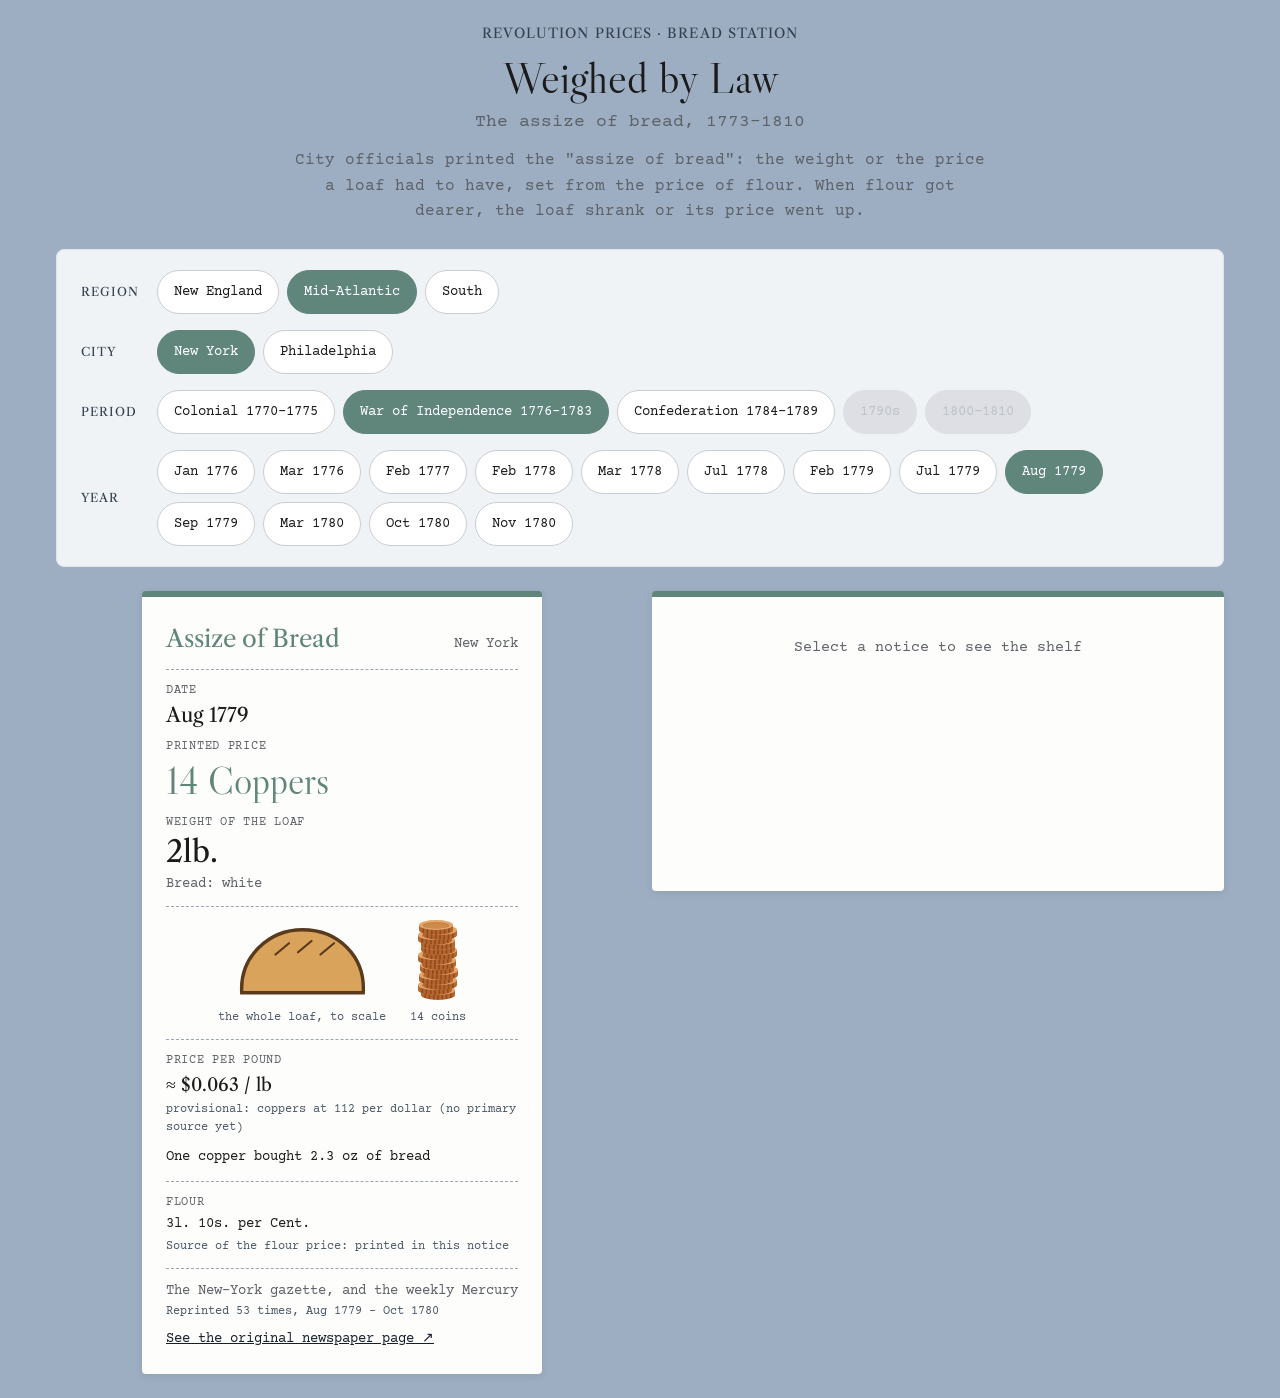
<file: docs/bread_v1.html>
<!DOCTYPE html>
<html lang="en">
<head>
  <meta charset="UTF-8">
  <meta name="viewport" content="width=device-width, initial-scale=1.0">
  <title>Weighed by Law — The assize of bread, 1773–1810</title>
  <link rel="stylesheet" href="assets/style_v2.css">
  <link rel="stylesheet" href="assets/bread_v1.css">
</head>
<body>
  <main class="bread-main">
    <!-- Header -->
    <header class="bread-header">
      <p class="bread-header__subtitle">Revolution Prices · Bread station</p>
      <h1 class="bread-header__title">Weighed by Law</h1>
      <p class="bread-header__subtitle-small">The assize of bread, 1773–1810</p>
      <p class="bread-header__lead">City officials printed the "assize of bread": the weight or the price a loaf had to have, set from the price of flour. When flour got dearer, the loaf shrank or its price went up.</p>
    </header>

    <!-- Navigation Panel -->
    <section class="bread-nav" aria-label="Bread station navigation">
      <div class="bread-nav__row">
        <span class="bread-nav__label">Region</span>
        <div class="bread-nav__chips" id="region-chips" role="radiogroup" aria-label="Region">
          <!-- Populated by JS -->
        </div>
      </div>
      <div class="bread-nav__row">
        <span class="bread-nav__label">City</span>
        <div class="bread-nav__chips" id="city-chips" role="radiogroup" aria-label="City">
          <!-- Populated by JS -->
        </div>
      </div>
      <div class="bread-nav__row">
        <span class="bread-nav__label">Period</span>
        <div class="bread-nav__chips" id="period-chips" role="radiogroup" aria-label="Period">
          <!-- Populated by JS -->
        </div>
      </div>
      <div class="bread-nav__row">
        <span class="bread-nav__label">Year</span>
        <div class="bread-nav__chips" id="year-chips" role="radiogroup" aria-label="Year">
          <!-- Populated by JS -->
        </div>
      </div>
    </section>

    <!-- Two columns: Receipt + Shelf -->
    <section class="bread-content" aria-label="Bread station content">
      <!-- Left: Receipt card -->
      <article class="bread-receipt" aria-label="Assize notice receipt" id="bread-receipt">
        <div class="bread-receipt__placeholder">Select a notice to see the receipt</div>
      </article>

      <!-- Right: Shelf -->
      <section class="bread-shelf" aria-label="What one coin bought" id="bread-shelf">
        <div class="bread-shelf__placeholder">Select a notice to see the shelf</div>
      </section>
    </section>
  </main>

  <script src="data/bread_v2.js"></script>
  <script src="assets/bread_v1.js"></script>
</body>
</html>
</file>
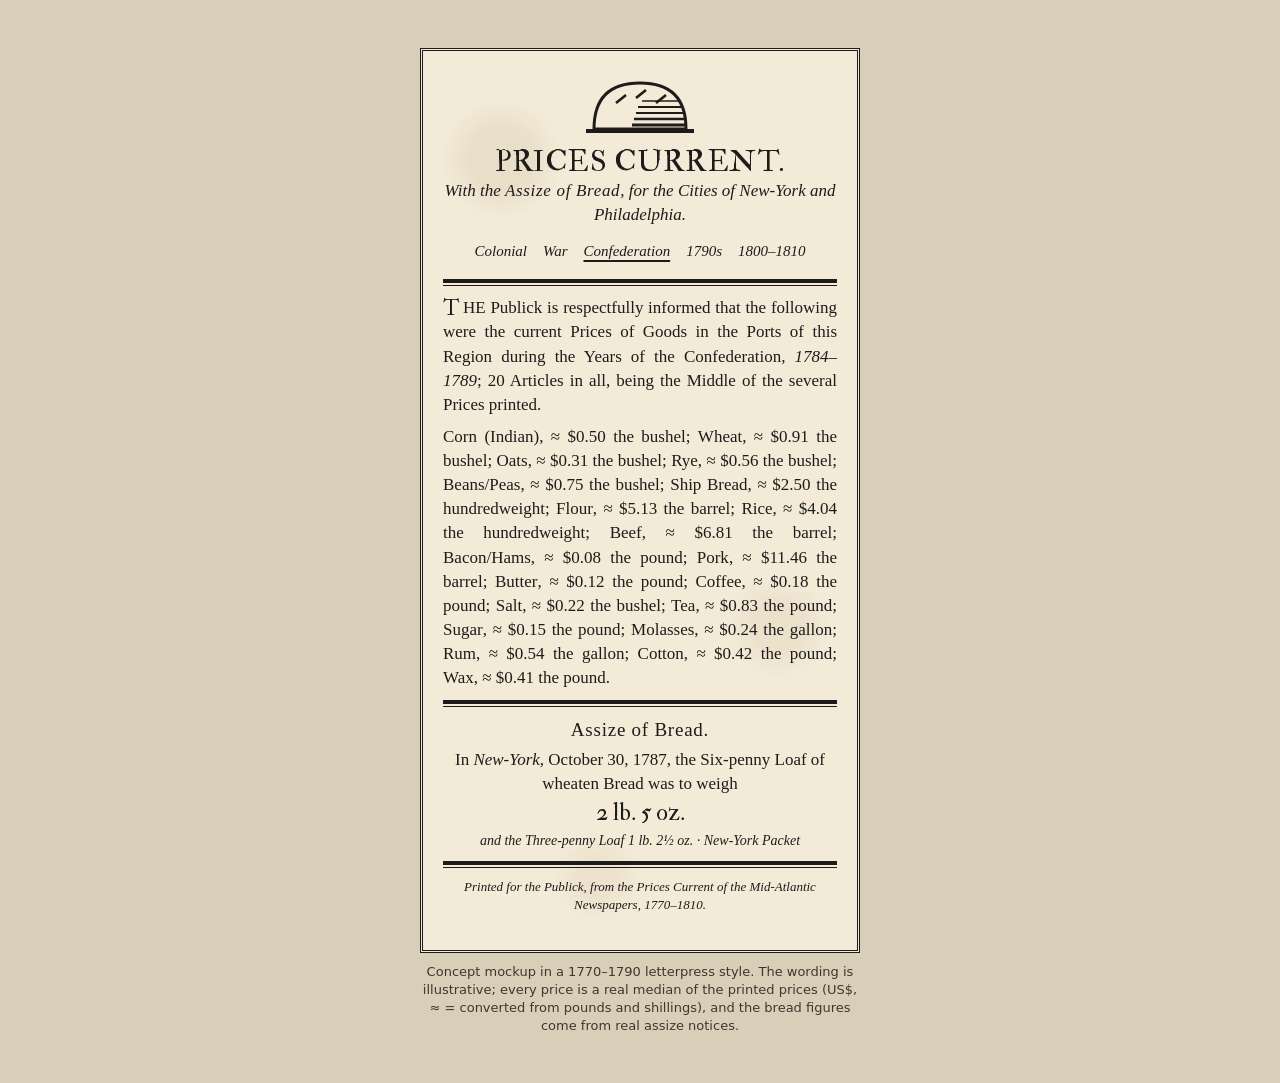
<file: docs/sketches/ad_mockup.html>
<!DOCTYPE html>
<html lang="en">
<head>
<meta charset="UTF-8">
<meta name="viewport" content="width=device-width, initial-scale=1.0">
<title>Prices Current, 1770–1810</title>
<link href="https://fonts.googleapis.com/css2?family=IM+Fell+English:ital@0;1&family=IM+Fell+English+SC&family=IM+Fell+Double+Pica:ital@0;1&display=swap" rel="stylesheet">
<style>
/* VOICE: a printer's advertisement column, polite and dense
   IDEA: one column of an Early American newspaper: Prices Current + Assize of Bread
   PICTURE: woodcut loaf at the top; goods as one run-on paragraph
   COLOUR and TYPE: newsprint #F3EBD8, charcoal ink #1E1C1A; IM Fell
   LAYOUT: a single 430px column framed by a double rule, printer's bars between sections */
:root{color-scheme:light;--bg:#F3EBD8;--ink:#1E1C1A;--ink2:#4a443d}
*{box-sizing:border-box;min-width:0}
body{margin:0;background:#d9cfb8;color:var(--ink);font:17px/1.42 'IM Fell English',Georgia,serif;overflow-x:clip}
.page{min-height:100vh;display:flex;justify-content:center;padding:clamp(16px,4vw,48px) 12px}
.col{width:min(100%,440px);background:var(--bg);border:3px double var(--ink);padding:18px 20px 22px;position:relative;
 background-image:radial-gradient(circle at 18% 12%,rgba(150,110,60,.10) 0 30px,transparent 60px),radial-gradient(circle at 82% 64%,rgba(150,110,60,.08) 0 24px,transparent 52px),radial-gradient(circle at 40% 92%,rgba(150,110,60,.07) 0 18px,transparent 44px)}
.spot{display:block;margin:2px auto 6px;width:120px;height:auto;color:var(--ink)}
h1{font:400 30px/1 'IM Fell Double Pica',serif;text-align:center;margin:4px 0 2px;letter-spacing:.02em}
.sub{text-align:center;font-style:italic;margin:0 0 6px}
.sc{font-family:'IM Fell English SC',serif;letter-spacing:.04em}
hr.bar{border:0;border-top:4px solid var(--ink);margin:10px 0 2px}
hr.thin{border:0;border-top:1px solid var(--ink);margin:2px 0 10px}
.per{display:flex;flex-wrap:wrap;justify-content:center;gap:4px 12px;font-style:italic;font-size:15px;margin:6px 0}
.per button{font:inherit;background:none;border:0;padding:6px 2px;cursor:pointer;color:var(--ink);min-height:36px}
.per button[aria-pressed=true]{text-decoration:underline;text-decoration-thickness:2px;text-underline-offset:4px}
.per button:focus-visible{outline:2px solid var(--ink);outline-offset:2px}
p.run{text-align:justify;hyphens:auto;margin:0 0 8px}
p.run b{font-weight:400;font-family:'IM Fell English SC',serif}
.cap{font-size:22px;float:left;line-height:.9;margin:3px 4px 0 0;font-family:'IM Fell Double Pica',serif}
.assize{text-align:center}
.assize .big{font:400 24px/1.1 'IM Fell Double Pica',serif;margin:4px 0}
.none{font-style:italic;text-align:center;color:var(--ink2)}
.imprint{text-align:center;font-size:13px;font-style:italic;margin-top:10px}
.note{font:13px/1.4 system-ui,sans-serif;color:#3d372f;margin:10px 0 0;text-align:center}
</style>
</head>
<body>
<div class="page"><div style="width:min(100%,440px)">
<article class="col" aria-label="Prices Current and Assize of Bread">
 <svg class="spot" viewBox="0 0 120 70" aria-hidden="true">
  <defs><clipPath id="lc"><path d="M14 58 C14 20 38 12 60 12 C82 12 106 20 106 58 Z"/></clipPath></defs>
  <g clip-path="url(#lc)" stroke="currentColor"><line x1="62" y1="30" x2="110" y2="30" stroke-width="1.6"/><line x1="58" y1="36" x2="110" y2="36" stroke-width="1.8"/><line x1="56" y1="42" x2="110" y2="42" stroke-width="2.2"/><line x1="54" y1="48" x2="110" y2="48" stroke-width="2.6"/><line x1="52" y1="54" x2="110" y2="54" stroke-width="3"/></g>
  <path d="M14 58 C14 20 38 12 60 12 C82 12 106 20 106 58 Z" fill="none" stroke="currentColor" stroke-width="3"/>
  <path d="M36 32 l10 -8 M56 27 l10 -8 M76 32 l10 -8" stroke="currentColor" stroke-width="2.6"/>
  <rect x="6" y="58" width="108" height="4" fill="currentColor"/>
 </svg>
 <h1>PRICES CURRENT.</h1>
 <p class="sub">With the <span class="sc">Assize of Bread</span>, for the Cities of <i>New-York</i> and <i>Philadelphia</i>.</p>
 <div class="per" role="group" aria-label="Period" id="per"></div>
 <hr class="bar"><hr class="thin">
 <p class="run" id="intro"></p>
 <p class="run" id="goods"></p>
 <hr class="bar"><hr class="thin">
 <div class="assize" id="assize"></div>
 <hr class="bar"><hr class="thin">
 <p class="imprint">Printed for the Publick, from the Prices Current of the Mid-Atlantic Newspapers, 1770–1810.</p>
</article>
<p class="note">Concept mockup in a 1770–1790 letterpress style. The wording is illustrative; every price is a real median of the printed prices (US$, ≈ = converted from pounds and shillings), and the bread figures come from real assize notices.</p>
</div></div>
<script>
{
const D={"corn (Indian)": {"s": "Grain & Flour", "u": "bushel", "v": [0.417, 0.953, 0.5, 0.573, 0.775], "n": [6, 30, 9, 18, 1], "pv": [1, 1, 1, 0, 0]}, "wheat": {"s": "Grain & Flour", "u": "bushel", "v": [0.771, 1.5, 0.906, 1.03, 1.7], "n": [10, 21, 11, 20, 3], "pv": [1, 1, 1, 1, 1]}, "beef": {"s": "Meat", "u": "barrel", "v": [6.0, 11.25, 6.812, 7.5, 11.25], "n": [12, 24, 18, 25, 4], "pv": [1, 1, 1, 1, 0]}, "oats": {"s": "Grain & Flour", "u": "bushel", "v": [null, 0.198, 0.312, 0.35, 0.445], "n": [0, 1, 2, 8, 3], "pv": [0, 1, 1, 0, 0]}, "rye": {"s": "Grain & Flour", "u": "bushel", "v": [null, 0.565, 0.562, 1.0, 0.7], "n": [0, 1, 9, 5, 1], "pv": [0, 1, 1, 1, 0]}, "butter": {"s": "Dairy", "u": "lb", "v": [null, 0.078, 0.12, 0.113, 0.158], "n": [0, 3, 6, 18, 1], "pv": [0, 1, 1, 0, 0]}, "cheese": {"s": "Dairy", "u": "lb", "v": [null, 0.039, null, 0.115, null], "n": [0, 3, 0, 15, 0], "pv": [0, 1, 0, 0, 0]}, "chocolate/cocoa": {"s": "Groceries", "u": "dozen", "v": [null, 3.25, null, null, null], "n": [0, 31, 0, 0, 0], "pv": [0, 1, 0, 0, 0]}, "coffee": {"s": "Groceries", "u": "lb", "v": [null, 0.125, 0.177, 0.185, 0.26], "n": [0, 5, 4, 22, 1], "pv": [0, 1, 1, 0, 0]}, "salt": {"s": "Groceries", "u": "bushel", "v": [null, 0.25, 0.219, 0.33, 1.06], "n": [0, 9, 6, 38, 8], "pv": [0, 1, 1, 0, 0]}, "tea": {"s": "Groceries", "u": "lb", "v": [null, 0.452, 0.833, 0.53, 1.01], "n": [0, 1, 13, 55, 6], "pv": [0, 1, 1, 0, 0]}, "sugar": {"s": "Sugar & Molasses", "u": "lb", "v": [null, 0.219, 0.151, 0.175, 0.28], "n": [0, 3, 5, 66, 3], "pv": [0, 1, 1, 0, 0]}, "brandy": {"s": "Wine & Spirits", "u": "gallon", "v": [null, 1.289, null, 0.95, 0.535], "n": [0, 1, 0, 26, 1], "pv": [0, 1, 0, 0, 0]}, "rum": {"s": "Wine & Spirits", "u": "gallon", "v": [null, 0.5, 0.539, 0.965, 1.1], "n": [0, 8, 19, 51, 7], "pv": [0, 1, 1, 0, 0]}, "wine": {"s": "Wine & Spirits", "u": "pipe", "v": [null, 140.0, null, 123.0, null], "n": [0, 4, 0, 25, 0], "pv": [0, 1, 0, 0, 0]}, "cotton": {"s": "Staples", "u": "lb", "v": [null, 0.129, 0.417, 0.33, 0.4], "n": [0, 1, 1, 24, 5], "pv": [0, 1, 1, 0, 0]}, "beans/peas": {"s": "Grain & Flour", "u": "bushel", "v": [null, null, 0.75, 0.73, null], "n": [0, 0, 3, 3, 0], "pv": [0, 0, 1, 0, 0]}, "ship bread": {"s": "Grain & Flour", "u": "cwt", "v": [null, null, 2.5, 3.071, 6.25], "n": [0, 0, 13, 8, 2], "pv": [0, 0, 1, 1, 0]}, "flour": {"s": "Grain & Flour", "u": "barrel", "v": [null, null, 5.125, 5.06, 9.5], "n": [0, 0, 28, 49, 8], "pv": [0, 0, 1, 1, 0]}, "rice": {"s": "Grain & Flour", "u": "cwt", "v": [null, null, 4.042, 2.88, 5.0], "n": [0, 0, 4, 10, 1], "pv": [0, 0, 1, 0, 0]}, "bacon/hams": {"s": "Meat", "u": "lb", "v": [null, null, 0.078, 0.095, 0.105], "n": [0, 0, 5, 34, 1], "pv": [0, 0, 1, 1, 0]}, "pork": {"s": "Meat", "u": "barrel", "v": [null, null, 11.458, 10.918, 20.0], "n": [0, 0, 10, 38, 1], "pv": [0, 0, 1, 0, 0]}, "molasses": {"s": "Sugar & Molasses", "u": "gallon", "v": [null, null, 0.24, 0.47, 0.55], "n": [0, 0, 6, 17, 1], "pv": [0, 0, 1, 0, 0]}, "wax": {"s": "Household", "u": "lb", "v": [null, null, 0.406, 0.215, 0.3], "n": [0, 0, 1, 10, 1], "pv": [0, 0, 1, 0, 0]}, "barley": {"s": "Grain & Flour", "u": "bushel", "v": [null, null, null, 1.015, 0.785], "n": [0, 0, 0, 13, 4], "pv": [0, 0, 0, 0, 0]}, "meal (corn/rye)": {"s": "Grain & Flour", "u": "barrel", "v": [null, null, null, 3.05, 4.75], "n": [0, 0, 0, 8, 6], "pv": [0, 0, 0, 0, 0]}, "lard": {"s": "Meat", "u": "lb", "v": [null, null, null, 0.095, 0.155], "n": [0, 0, 0, 11, 3], "pv": [0, 0, 0, 0, 0]}, "fish": {"s": "Fish", "u": "barrel", "v": [null, null, null, 6.0, 7.25], "n": [0, 0, 0, 5, 8], "pv": [0, 0, 0, 0, 0]}, "spices": {"s": "Groceries", "u": "lb", "v": [null, null, null, 0.295, 0.34], "n": [0, 0, 0, 32, 5], "pv": [0, 0, 0, 1, 0]}, "starch": {"s": "Groceries", "u": "lb", "v": [null, null, null, 0.07, 0.105], "n": [0, 0, 0, 4, 1], "pv": [0, 0, 0, 0, 0]}, "beer/cider": {"s": "Wine & Spirits", "u": "dozen", "v": [null, null, null, 1.6, null], "n": [0, 0, 0, 20, 0], "pv": [0, 0, 0, 0, 0]}, "gin": {"s": "Wine & Spirits", "u": "gallon", "v": [null, null, null, 1.4, 1.175], "n": [0, 0, 0, 19, 1], "pv": [0, 0, 0, 0, 0]}, "flax": {"s": "Staples", "u": "lb", "v": [null, null, null, 0.115, 0.13], "n": [0, 0, 0, 10, 1], "pv": [0, 0, 0, 0, 0]}, "tobacco": {"s": "Staples", "u": "cwt", "v": [null, null, null, 3.33, 5.75], "n": [0, 0, 0, 71, 7], "pv": [0, 0, 0, 0, 0]}, "candles/oil": {"s": "Household", "u": "gallon", "v": [null, null, null, 0.66, 4.41], "n": [0, 0, 0, 36, 6], "pv": [0, 0, 0, 0, 0]}, "soap": {"s": "Household", "u": "lb", "v": [null, null, null, 0.08, 0.13], "n": [0, 0, 0, 16, 3], "pv": [0, 0, 0, 0, 0]}, "ashes (pot/pearl)": {"s": "Naval Stores", "u": "ton", "v": [null, null, null, 120.0, null], "n": [0, 0, 0, 27, 0], "pv": [0, 0, 0, 1, 0]}, "cordage/canvas": {"s": "Naval Stores", "u": "cwt", "v": [null, null, null, 8.818, 15.75], "n": [0, 0, 0, 20, 5], "pv": [0, 0, 0, 1, 0]}}
;
const P=[['Colonial','1770–1775','the late Colonial Years'],['War','1776–1783','the late War'],['Confederation','1784–1789','the Years of the Confederation'],['1790s','1790–1799','the Seventeen-Nineties'],['1800–1810','1800–1810','the first Years of this Century']];
const BREAD=[
 {t:'In <i>Philadelphia</i>, December 1773, One Penny bought a white Loaf of',w:'6½ oz.',s:'from a Table of the Assize printed at Philadelphia'},
 {t:'In <i>New-York</i>, February 1, 1779, the Loaf at Twenty-one Coppers was to weigh',w:'2 lb.',s:'New-York Gazette; and the Weekly Mercury'},
 {t:'In <i>New-York</i>, October 30, 1787, the Six-penny Loaf of wheaten Bread was to weigh',w:'2 lb. 5 oz.',s:'and the Three-penny Loaf 1 lb. 2½ oz. · New-York Packet'},
 null,null];
const ORDER=['Grain & Flour','Meat','Dairy','Fish','Groceries','Sugar & Molasses','Wine & Spirits','Staples','Household'];
const unit={bushel:'bushel',barrel:'barrel',lb:'pound',cwt:'hundredweight',gallon:'gallon',dozen:'dozen'};
const cap=s=>s.replace(/(^|[\s\/(])([a-z])/g,(m,a,b)=>a+b.toUpperCase());
const esc=s=>String(s).replace(/[&<>"']/g,c=>({'&':'&amp;','<':'&lt;','>':'&gt;','"':'&quot;',"'":'&#39;'}[c]));
let cur=2;
function money(v,prov){return (prov?'≈ ':'')+'$'+v.toFixed(2)}
function render(){
 document.getElementById('per').innerHTML=P.map((p,i)=>`<button type="button" aria-pressed="${i===cur}" data-i="${i}">${p[0]}</button>`).join(' ');
 document.querySelectorAll('#per button').forEach(b=>b.onclick=()=>{cur=+b.dataset.i;render()});
 const items=Object.entries(D).filter(([k,e])=>e.v[cur]!=null).sort((a,b)=>ORDER.indexOf(a[1].s)-ORDER.indexOf(b[1].s));
 document.getElementById('intro').innerHTML=`<span class="cap">T</span>HE Publick is respectfully informed that the following were the current Prices of Goods in the Ports of this Region during ${P[cur][2]}, <i>${P[cur][1]}</i>; ${items.length} Articles in all, being the Middle of the several Prices printed.`;
 document.getElementById('goods').innerHTML=items.map(([k,e])=>`<b>${esc(cap(k))}</b>, ${money(e.v[cur],e.pv[cur])} the ${unit[e.u]||esc(e.u)}`).join('; ')+'.';
 const b=BREAD[cur];
 const a=document.getElementById('assize');a.hidden=!b;a.previousElementSibling.hidden=!b;a.previousElementSibling.previousElementSibling.hidden=!b;
 a.innerHTML=b?'<div class="sc" style="font-size:19px">Assize of Bread.</div>'+`<p style="margin:4px 0">${b.t}</p><div class="big">${b.w}</div><p style="margin:0;font-style:italic;font-size:14px">${b.s}</p>`:'';
}
render();
}
</script>
</body>
</html>
</file>
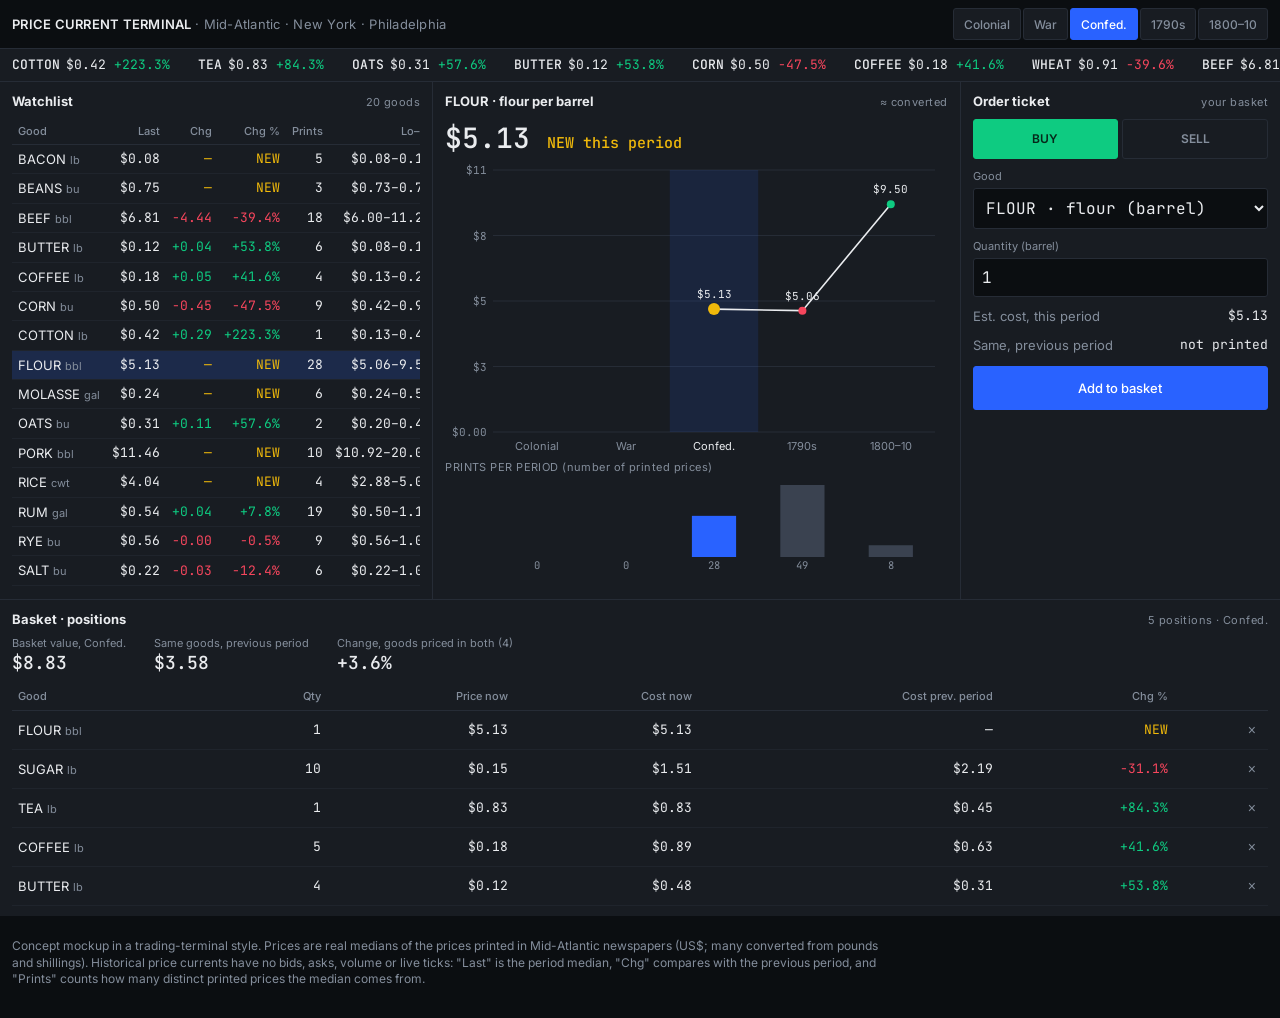
<file: docs/sketches/terminal_mockup.html>
<!DOCTYPE html>
<html lang="en">
<head>
<meta charset="UTF-8">
<meta name="viewport" content="width=device-width, initial-scale=1.0">
<title>Price Current Terminal</title>
<link href="https://fonts.googleapis.com/css2?family=Inter:wght@400;500;600&family=JetBrains+Mono:wght@400;500&display=swap" rel="stylesheet">
<style>
/* VOICE: an institutional trading desk, dense and exact
   IDEA: the newspaper "prices current" read as a market terminal
   PICTURE: the price chart of the selected good across the five periods, with prints below
   COLOUR and TYPE: slate #0B0E11, panels #181C22, green #0ECB81 / red #F6465D, blue #2962FF; Inter + JetBrains Mono
   LAYOUT: ribbon, then watchlist | chart | ticket, blotter across the bottom */
:root{color-scheme:dark;--bg:#0B0E11;--pn:#181C22;--ln:#262C36;--tx:#EAECEF;--mu:#848E9C;--up:#0ECB81;--dn:#F6465D;--ac:#2962FF;--am:#F0B90B}
*{box-sizing:border-box;min-width:0}
body{margin:0;background:var(--bg);color:var(--tx);font:13px/1.4 Inter,system-ui,sans-serif;overflow-x:clip}
.mono,td.n,.tick{font-family:'JetBrains Mono',monospace;font-variant-numeric:tabular-nums}
header{display:flex;align-items:center;gap:16px;flex-wrap:wrap;padding:8px 12px;border-bottom:1px solid var(--ln)}
.brand{font-weight:600;letter-spacing:.02em}.brand span{color:var(--mu);font-weight:400}
.tf{display:flex;gap:2px;margin-left:auto;flex-wrap:wrap}
.tf button,.btn{font:500 12px Inter,sans-serif;color:var(--mu);background:var(--pn);border:1px solid var(--ln);border-radius:3px;padding:7px 10px;cursor:pointer;min-height:32px}
.tf button[aria-pressed=true]{color:#fff;background:var(--ac);border-color:var(--ac)}
button:focus-visible,input:focus-visible,select:focus-visible{outline:2px solid var(--am);outline-offset:1px}
.ribbon{overflow:hidden;border-bottom:1px solid var(--ln);background:var(--pn);white-space:nowrap}
.track{display:inline-flex;gap:28px;padding:7px 12px;animation:run 60s linear infinite}
@media (prefers-reduced-motion:reduce){.track{animation:none}}
@keyframes run{to{transform:translateX(-50%)}}
.tick b{color:var(--tx);font-weight:500;margin-right:6px}.up{color:var(--up)}.dn{color:var(--dn)}.nw{color:var(--am)}
.grid{display:grid;grid-template-columns:minmax(0,1.15fr) minmax(0,1.4fr) minmax(0,.85fr);gap:1px;background:var(--ln)}
.pane{background:var(--pn);padding:10px 12px;min-height:0}
.ph{display:flex;justify-content:space-between;align-items:baseline;color:var(--mu);font-size:11px;letter-spacing:.04em;margin-bottom:8px}
.ph strong{color:var(--tx);font-size:13px;letter-spacing:0}
.scroll{overflow:auto;max-height:470px}
table{width:100%;border-collapse:collapse}
th{position:sticky;top:0;background:var(--pn);color:var(--mu);font-weight:500;font-size:11px;text-align:right;padding:5px 6px;border-bottom:1px solid var(--ln);cursor:pointer;white-space:nowrap}
th:first-child,td:first-child{text-align:left}
td{padding:5px 6px;border-bottom:1px solid #1f242c;text-align:right;white-space:nowrap}
tbody tr{cursor:pointer}tbody tr:hover{background:#1f252e}tr.sel{background:#1c2a4a}
td .u{color:var(--mu);font-size:11px;margin-left:4px}
.big{font:500 28px 'JetBrains Mono',monospace}
.fig{position:relative;height:300px}.fig svg{position:absolute;inset:0;width:100%;height:100%}
.vol{position:relative;height:90px;margin-top:6px}.vol svg{position:absolute;inset:0;width:100%;height:100%}
label{display:block;color:var(--mu);font-size:11px;margin:10px 0 4px}
select,input{width:100%;font:16px 'JetBrains Mono',monospace;color:var(--tx);background:var(--bg);border:1px solid var(--ln);border-radius:3px;padding:8px}
.side{display:grid;grid-template-columns:1fr 1fr;gap:4px;margin-bottom:6px}
.side button{min-height:40px;font-weight:600}
.side .on{background:var(--up);color:#06281a;border-color:var(--up)}
.go{width:100%;margin-top:12px;min-height:44px;background:var(--ac);color:#fff;border-color:var(--ac);font-size:13px}
.est{display:flex;justify-content:space-between;margin-top:10px;color:var(--mu)}.est span:last-child{color:var(--tx)}
.bottom{background:var(--pn);border-top:1px solid var(--ln);padding:10px 12px}
.sum{display:flex;gap:28px;flex-wrap:wrap;margin:6px 0 10px}.sum div{color:var(--mu);font-size:11px}.sum div b{display:block;color:var(--tx);font:500 18px 'JetBrains Mono',monospace}
.note{color:var(--mu);font-size:12px;padding:10px 12px 18px;max-width:900px}
.x{background:none;border:0;color:var(--mu);cursor:pointer;font-size:14px;min-height:28px}
@media(max-width:980px){.grid{grid-template-columns:minmax(0,1fr)}}
</style>
</head>
<body>
<header>
 <div class="brand">PRICE CURRENT TERMINAL <span>· Mid-Atlantic · New York · Philadelphia</span></div>
 <div class="tf" role="group" aria-label="Period" id="tf"></div>
</header>
<div class="ribbon" aria-label="Changes against the previous period"><div class="track mono" id="rib"></div></div>
<div class="grid">
 <section class="pane"><div class="ph"><strong>Watchlist</strong><span id="wlc"></span></div>
  <div class="scroll"><table><thead><tr><th data-k="t">Good</th><th data-k="l">Last</th><th data-k="c">Chg</th><th data-k="p">Chg %</th><th data-k="n">Prints</th><th data-k="r">Lo–Hi</th></tr></thead><tbody id="wl"></tbody></table></div>
 </section>
 <section class="pane"><div class="ph"><strong id="ct"></strong><span id="cs"></span></div>
  <div class="big" id="cl"></div>
  <div class="fig"><svg id="ch" aria-label="Price by period"></svg></div>
  <div class="ph" style="margin:4px 0 0"><span>PRINTS PER PERIOD (number of printed prices)</span></div>
  <div class="vol"><svg id="vo" aria-hidden="true"></svg></div>
 </section>
 <section class="pane"><div class="ph"><strong>Order ticket</strong><span>your basket</span></div>
  <div class="side" role="group" aria-label="Side"><button type="button" class="btn on" id="buy">BUY</button><button type="button" class="btn" id="sell" title="Remove from basket">SELL</button></div>
  <label for="og">Good</label><select id="og"></select>
  <label for="oq">Quantity <span id="ou"></span></label><input id="oq" type="number" min="0" step="1" value="1" inputmode="numeric">
  <div class="est"><span>Est. cost, this period</span><span class="mono" id="e1"></span></div>
  <div class="est"><span>Same, previous period</span><span class="mono" id="e0"></span></div>
  <button type="button" class="btn go" id="go">Add to basket</button>
 </section>
</div>
<section class="bottom"><div class="ph"><strong>Basket · positions</strong><span id="bp"></span></div>
 <div class="sum" id="sum"></div>
 <div class="scroll" style="max-height:none"><table><thead><tr><th>Good</th><th>Qty</th><th>Price now</th><th>Cost now</th><th>Cost prev. period</th><th>Chg %</th><th></th></tr></thead><tbody id="bl"></tbody></table></div>
</section>
<p class="note">Concept mockup in a trading-terminal style. Prices are real medians of the prices printed in Mid-Atlantic newspapers (US$; many converted from pounds and shillings). Historical price currents have no bids, asks, volume or live ticks: "Last" is the period median, "Chg" compares with the previous period, and "Prints" counts how many distinct printed prices the median comes from.</p>
<script>
{
const D={"corn (Indian)": {"s": "Grain & Flour", "u": "bushel", "v": [0.417, 0.953, 0.5, 0.573, 0.775], "n": [6, 30, 9, 18, 1], "pv": [1, 1, 1, 0, 0]}, "wheat": {"s": "Grain & Flour", "u": "bushel", "v": [0.771, 1.5, 0.906, 1.03, 1.7], "n": [10, 21, 11, 20, 3], "pv": [1, 1, 1, 1, 1]}, "beef": {"s": "Meat", "u": "barrel", "v": [6.0, 11.25, 6.812, 7.5, 11.25], "n": [12, 24, 18, 25, 4], "pv": [1, 1, 1, 1, 0]}, "oats": {"s": "Grain & Flour", "u": "bushel", "v": [null, 0.198, 0.312, 0.35, 0.445], "n": [0, 1, 2, 8, 3], "pv": [0, 1, 1, 0, 0]}, "rye": {"s": "Grain & Flour", "u": "bushel", "v": [null, 0.565, 0.562, 1.0, 0.7], "n": [0, 1, 9, 5, 1], "pv": [0, 1, 1, 1, 0]}, "butter": {"s": "Dairy", "u": "lb", "v": [null, 0.078, 0.12, 0.113, 0.158], "n": [0, 3, 6, 18, 1], "pv": [0, 1, 1, 0, 0]}, "cheese": {"s": "Dairy", "u": "lb", "v": [null, 0.039, null, 0.115, null], "n": [0, 3, 0, 15, 0], "pv": [0, 1, 0, 0, 0]}, "chocolate/cocoa": {"s": "Groceries", "u": "dozen", "v": [null, 3.25, null, null, null], "n": [0, 31, 0, 0, 0], "pv": [0, 1, 0, 0, 0]}, "coffee": {"s": "Groceries", "u": "lb", "v": [null, 0.125, 0.177, 0.185, 0.26], "n": [0, 5, 4, 22, 1], "pv": [0, 1, 1, 0, 0]}, "salt": {"s": "Groceries", "u": "bushel", "v": [null, 0.25, 0.219, 0.33, 1.06], "n": [0, 9, 6, 38, 8], "pv": [0, 1, 1, 0, 0]}, "tea": {"s": "Groceries", "u": "lb", "v": [null, 0.452, 0.833, 0.53, 1.01], "n": [0, 1, 13, 55, 6], "pv": [0, 1, 1, 0, 0]}, "sugar": {"s": "Sugar & Molasses", "u": "lb", "v": [null, 0.219, 0.151, 0.175, 0.28], "n": [0, 3, 5, 66, 3], "pv": [0, 1, 1, 0, 0]}, "brandy": {"s": "Wine & Spirits", "u": "gallon", "v": [null, 1.289, null, 0.95, 0.535], "n": [0, 1, 0, 26, 1], "pv": [0, 1, 0, 0, 0]}, "rum": {"s": "Wine & Spirits", "u": "gallon", "v": [null, 0.5, 0.539, 0.965, 1.1], "n": [0, 8, 19, 51, 7], "pv": [0, 1, 1, 0, 0]}, "wine": {"s": "Wine & Spirits", "u": "pipe", "v": [null, 140.0, null, 123.0, null], "n": [0, 4, 0, 25, 0], "pv": [0, 1, 0, 0, 0]}, "cotton": {"s": "Staples", "u": "lb", "v": [null, 0.129, 0.417, 0.33, 0.4], "n": [0, 1, 1, 24, 5], "pv": [0, 1, 1, 0, 0]}, "beans/peas": {"s": "Grain & Flour", "u": "bushel", "v": [null, null, 0.75, 0.73, null], "n": [0, 0, 3, 3, 0], "pv": [0, 0, 1, 0, 0]}, "ship bread": {"s": "Grain & Flour", "u": "cwt", "v": [null, null, 2.5, 3.071, 6.25], "n": [0, 0, 13, 8, 2], "pv": [0, 0, 1, 1, 0]}, "flour": {"s": "Grain & Flour", "u": "barrel", "v": [null, null, 5.125, 5.06, 9.5], "n": [0, 0, 28, 49, 8], "pv": [0, 0, 1, 1, 0]}, "rice": {"s": "Grain & Flour", "u": "cwt", "v": [null, null, 4.042, 2.88, 5.0], "n": [0, 0, 4, 10, 1], "pv": [0, 0, 1, 0, 0]}, "bacon/hams": {"s": "Meat", "u": "lb", "v": [null, null, 0.078, 0.095, 0.105], "n": [0, 0, 5, 34, 1], "pv": [0, 0, 1, 1, 0]}, "pork": {"s": "Meat", "u": "barrel", "v": [null, null, 11.458, 10.918, 20.0], "n": [0, 0, 10, 38, 1], "pv": [0, 0, 1, 0, 0]}, "molasses": {"s": "Sugar & Molasses", "u": "gallon", "v": [null, null, 0.24, 0.47, 0.55], "n": [0, 0, 6, 17, 1], "pv": [0, 0, 1, 0, 0]}, "wax": {"s": "Household", "u": "lb", "v": [null, null, 0.406, 0.215, 0.3], "n": [0, 0, 1, 10, 1], "pv": [0, 0, 1, 0, 0]}, "barley": {"s": "Grain & Flour", "u": "bushel", "v": [null, null, null, 1.015, 0.785], "n": [0, 0, 0, 13, 4], "pv": [0, 0, 0, 0, 0]}, "meal (corn/rye)": {"s": "Grain & Flour", "u": "barrel", "v": [null, null, null, 3.05, 4.75], "n": [0, 0, 0, 8, 6], "pv": [0, 0, 0, 0, 0]}, "lard": {"s": "Meat", "u": "lb", "v": [null, null, null, 0.095, 0.155], "n": [0, 0, 0, 11, 3], "pv": [0, 0, 0, 0, 0]}, "fish": {"s": "Fish", "u": "barrel", "v": [null, null, null, 6.0, 7.25], "n": [0, 0, 0, 5, 8], "pv": [0, 0, 0, 0, 0]}, "spices": {"s": "Groceries", "u": "lb", "v": [null, null, null, 0.295, 0.34], "n": [0, 0, 0, 32, 5], "pv": [0, 0, 0, 1, 0]}, "starch": {"s": "Groceries", "u": "lb", "v": [null, null, null, 0.07, 0.105], "n": [0, 0, 0, 4, 1], "pv": [0, 0, 0, 0, 0]}, "beer/cider": {"s": "Wine & Spirits", "u": "dozen", "v": [null, null, null, 1.6, null], "n": [0, 0, 0, 20, 0], "pv": [0, 0, 0, 0, 0]}, "gin": {"s": "Wine & Spirits", "u": "gallon", "v": [null, null, null, 1.4, 1.175], "n": [0, 0, 0, 19, 1], "pv": [0, 0, 0, 0, 0]}, "flax": {"s": "Staples", "u": "lb", "v": [null, null, null, 0.115, 0.13], "n": [0, 0, 0, 10, 1], "pv": [0, 0, 0, 0, 0]}, "tobacco": {"s": "Staples", "u": "cwt", "v": [null, null, null, 3.33, 5.75], "n": [0, 0, 0, 71, 7], "pv": [0, 0, 0, 0, 0]}, "candles/oil": {"s": "Household", "u": "gallon", "v": [null, null, null, 0.66, 4.41], "n": [0, 0, 0, 36, 6], "pv": [0, 0, 0, 0, 0]}, "soap": {"s": "Household", "u": "lb", "v": [null, null, null, 0.08, 0.13], "n": [0, 0, 0, 16, 3], "pv": [0, 0, 0, 0, 0]}, "ashes (pot/pearl)": {"s": "Naval Stores", "u": "ton", "v": [null, null, null, 120.0, null], "n": [0, 0, 0, 27, 0], "pv": [0, 0, 0, 1, 0]}, "cordage/canvas": {"s": "Naval Stores", "u": "cwt", "v": [null, null, null, 8.818, 15.75], "n": [0, 0, 0, 20, 5], "pv": [0, 0, 0, 1, 0]}}
;
const P=['Colonial','War','Confed.','1790s','1800–10'];
const U={bushel:'bu',barrel:'bbl',lb:'lb',cwt:'cwt',gallon:'gal',dozen:'doz'};
const esc=s=>String(s).replace(/[&<>"']/g,c=>({'&':'&amp;','<':'&lt;','>':'&gt;','"':'&quot;',"'":'&#39;'}[c]));
const sym=k=>k==='ship bread'?'SHIPBRD':k.replace(/\(.*?\)/g,'').split(/[\s\/]/)[0].toUpperCase().slice(0,7);
const $=id=>document.getElementById(id);
let cur=2,sel='flour',sort={k:'t',d:1},side='buy';const basket=new Map([['flour',1],['sugar',10],['tea',1],['coffee',5],['butter',4]]);
const f=v=>v==null?'—':'$'+v.toFixed(2);
function prevIdx(e,i){return i>0&&e.v[i-1]!=null?i-1:-1}
function rows(){return Object.entries(D).filter(([k,e])=>e.v[cur]!=null).map(([k,e])=>{const pi=prevIdx(e,cur),pv=pi>=0?e.v[pi]:null,vs=e.v.filter(x=>x!=null);return{k,e,t:sym(k),l:e.v[cur],c:pv==null?null:e.v[cur]-pv,p:pv==null?null:(e.v[cur]/pv-1)*100,n:e.n[cur],r:Math.max(...vs)-Math.min(...vs),lo:Math.min(...vs),hi:Math.max(...vs)}})}
function cls(x){return x==null?'nw':x>0?'up':x<0?'dn':''}
function tf(){$('tf').innerHTML=P.map((p,i)=>`<button type="button" aria-pressed="${i===cur}" data-i="${i}">${p}</button>`).join('');$('tf').querySelectorAll('button').forEach(b=>b.onclick=()=>{cur=+b.dataset.i;if(D[sel].v[cur]==null)sel=rows()[0].k;all()})}
function ribbon(){const r=rows().filter(x=>x.p!=null).sort((a,b)=>Math.abs(b.p)-Math.abs(a.p));const h=(r.length?r:rows()).map(x=>`<span class="tick"><b>${esc(x.t)}</b>${f(x.l)} <span class="${cls(x.p)}">${x.p==null?'NEW':(x.p>0?'+':'')+x.p.toFixed(1)+'%'}</span></span>`).join('');$('rib').innerHTML=h+h}
function watch(){const r=rows().sort((a,b)=>{const A=a[sort.k],B=b[sort.k];if(A==null)return 1;if(B==null)return -1;return(A>B?1:A<B?-1:0)*sort.d});$('wlc').textContent=r.length+' goods';
 $('wl').innerHTML=r.map(x=>`<tr data-k="${esc(x.k)}" class="${x.k===sel?'sel':''}"><td>${esc(x.t)}<span class="u">${esc(U[x.e.u]||x.e.u)}</span></td><td class="n">${f(x.l)}</td><td class="n ${cls(x.c)}">${x.c==null?'—':(x.c>0?'+':'')+x.c.toFixed(2)}</td><td class="n ${cls(x.p)}">${x.p==null?'NEW':(x.p>0?'+':'')+x.p.toFixed(1)+'%'}</td><td class="n">${x.n}</td><td class="n">${f(x.lo)}–${f(x.hi).slice(1)}</td></tr>`).join('');
 $('wl').querySelectorAll('tr').forEach(t=>t.onclick=()=>{sel=t.dataset.k;$('og').value=sel;all()})}
document.querySelectorAll('th[data-k]').forEach(h=>h.onclick=()=>{sort.d=sort.k===h.dataset.k?-sort.d:1;sort.k=h.dataset.k;watch()});
const ch=$('ch'),vo=$('vo');
function chart(){const e=D[sel];$('ct').textContent=sym(sel)+' · '+sel+' per '+e.u;const pi=prevIdx(e,cur),p=pi>=0?(e.v[cur]/e.v[pi]-1)*100:null;$('cl').innerHTML=`${f(e.v[cur])} <span class="${cls(p)}" style="font-size:15px">${p==null?'NEW this period':(p>0?'+':'')+p.toFixed(1)+'% vs '+P[pi]}</span>`;$('cs').textContent=e.pv[cur]?'≈ converted':'printed in $';
 const W=ch.clientWidth,H=ch.clientHeight,m={l:48,r:12,t:14,b:24},mx=Math.max(...e.v.filter(x=>x!=null))*1.15,x=i=>m.l+(i+.5)*(W-m.l-m.r)/5,y=v=>H-m.b-(v/mx)*(H-m.t-m.b);let s='';
 for(let k=0;k<=4;k++){const v=mx*k/4,yy=y(v);s+=`<line x1="${m.l}" x2="${W-m.r}" y1="${yy}" y2="${yy}" stroke="#262C36"/><text x="${m.l-6}" y="${yy+4}" text-anchor="end" fill="#848E9C" font-size="11" font-family="JetBrains Mono">$${v.toFixed(v<2?2:0)}</text>`}
 s+=`<rect x="${x(cur)-(W-m.l-m.r)/10}" y="${m.t}" width="${(W-m.l-m.r)/5}" height="${H-m.t-m.b}" fill="#2962FF" opacity=".12"/>`;
 let path='';e.v.forEach((v,i)=>{if(v==null)return;path+=(path&&e.v[i-1]!=null?'L':'M')+x(i)+' '+y(v)});s+=`<path d="${path}" fill="none" stroke="#EAECEF" stroke-width="1.6"/>`;
 e.v.forEach((v,i)=>{s+=`<text x="${x(i)}" y="${H-6}" text-anchor="middle" fill="${i===cur?'#EAECEF':'#848E9C'}" font-size="11">${P[i]}</text>`;if(v==null)return;const c=i>0&&e.v[i-1]!=null?(v>=e.v[i-1]?'#0ECB81':'#F6465D'):'#F0B90B';s+=`<circle cx="${x(i)}" cy="${y(v)}" r="${i===cur?6:4}" fill="${c}"><title>${P[i]}: ${f(v)} (${e.n[i]} prints)</title></circle><text x="${x(i)}" y="${y(v)-11}" text-anchor="middle" fill="#EAECEF" font-size="11" font-family="JetBrains Mono">${f(v)}</text>`});
 ch.innerHTML=s;
 const VW=vo.clientWidth,VH=vo.clientHeight,nm=Math.max(...e.n,1);let t='';e.n.forEach((n,i)=>{const bw=(VW-m.l-m.r)/5*.5,hh=(n/nm)*(VH-18);t+=`<rect x="${x(i)-bw/2}" y="${VH-14-hh}" width="${bw}" height="${hh}" fill="${i===cur?'#2962FF':'#3a4250'}"/><text x="${x(i)}" y="${VH-2}" text-anchor="middle" fill="#848E9C" font-size="10.5" font-family="JetBrains Mono">${n}</text>`});vo.innerHTML=t}
new ResizeObserver(()=>chart()).observe(ch);
function ticket(){const r=rows();const o=$('og');const keep=o.value;o.innerHTML=r.map(x=>`<option value="${esc(x.k)}">${esc(x.t)} · ${esc(x.k)} (${esc(x.e.u)})</option>`).join('');o.value=r.some(x=>x.k===sel)?sel:(r.some(x=>x.k===keep)?keep:r[0].k);est()}
function est(){const e=D[$('og').value],q=Math.max(0,+$('oq').value||0),pi=prevIdx(e,cur);$('ou').textContent='('+e.u+')';$('e1').textContent=f(e.v[cur]*q);$('e0').textContent=pi>=0?f(e.v[pi]*q):'not printed'}
$('og').onchange=()=>{sel=$('og').value;est();watch();chart()};$('oq').oninput=est;
$('buy').onclick=()=>{side='buy';$('buy').classList.add('on');$('sell').classList.remove('on');$('go').textContent='Add to basket'};
$('sell').onclick=()=>{side='sell';$('sell').classList.add('on');$('buy').classList.remove('on');$('go').textContent='Remove from basket'};
$('go').onclick=()=>{const k=$('og').value,q=Math.max(0,+$('oq').value||0);const n=(basket.get(k)||0)+(side==='buy'?q:-q);if(n>0)basket.set(k,n);else basket.delete(k);blotter()};
function blotter(){let now=0,prev=0,both=0,nb=0;const rs=[...basket].map(([k,q])=>{const e=D[k],v=e.v[cur],pi=prevIdx(e,cur),pv=pi>=0?e.v[pi]:null;if(v==null)return `<tr><td>${esc(sym(k))}</td><td class="n">${q}</td><td class="n" colspan="4" style="color:#848E9C">not printed this period</td><td><button class="x" data-k="${esc(k)}" aria-label="Remove">×</button></td></tr>`;
  now+=v*q;if(pv!=null){prev+=pv*q;both+=v*q;nb++}const p=pv!=null?(v/pv-1)*100:null;
  return `<tr><td>${esc(sym(k))}<span class="u">${esc(U[e.u]||e.u)}</span></td><td class="n">${q}</td><td class="n">${f(v)}</td><td class="n">${f(v*q)}</td><td class="n">${pv==null?'—':f(pv*q)}</td><td class="n ${cls(p)}">${p==null?'NEW':(p>0?'+':'')+p.toFixed(1)+'%'}</td><td><button class="x" data-k="${esc(k)}" aria-label="Remove">×</button></td></tr>`});
 $('bl').innerHTML=rs.join('')||'<tr><td colspan="7" style="color:#848E9C;text-align:left">Your basket is empty. Use the order ticket to add goods.</td></tr>';
 $('bl').querySelectorAll('.x').forEach(b=>b.onclick=()=>{basket.delete(b.dataset.k);blotter()});
 const ch2=prev>0?(both/prev-1)*100:null;$('bp').textContent=basket.size+' positions · '+P[cur];
 $('sum').innerHTML=`<div>Basket value, ${P[cur]}<b>${f(now)}</b></div><div>Same goods, previous period<b>${prev>0?f(prev):'—'}</b></div><div>Change, goods priced in both (${nb})<b class="${cls(ch2)}">${ch2==null?'—':(ch2>0?'+':'')+ch2.toFixed(1)+'%'}</b></div>`}
function all(){tf();ribbon();watch();chart();ticket();blotter()}
all();
}
</script>
</body>
</html>
</file>
<file: docs/assets/style_v2.css>
/* style_v2.css — Explorer v2 (no sepia, sea-blue page, clean white receipts)
   Fonts: Libre Caslon Display (titles), Libre Caslon Text (map labels), Courier Prime (texts).
   The base version (style.css) is not touched. */

@import url('https://fonts.googleapis.com/css2?family=Courier+Prime:ital,wght@0,400;0,700;1,400&family=Libre+Caslon+Display&family=Libre+Caslon+Text:ital,wght@0,400;0,700;1,400&display=swap');

:root {
  /* page = the sea of the drawn maps, so the map has no box around it */
  --sea: #9daec2;
  --ink: #16202b;          /* main text on the blue */
  --ink-2: #33404f;        /* secondary text on the blue */
  --card: #fdfdfb;         /* receipt paper: white, not sepia */
  --card-ink: #1b1b1b;
  --card-ink-2: #5d6168;
  --rule: #c9ccd1;

  --up: #2e7d32;           /* price went up (owner's choice: green) */
  --down: #b3261e;         /* price went down (red) */

  /* region colors sampled from the drawn maps */
  --ne: #6b4768;
  --ma: #60867b;
  --so: #c18f38;
  --br: #b25b78;
  --op: #5f6b78;

  --font-title: 'Libre Caslon Display', 'Libre Caslon Text', Georgia, serif;
  --font-serif: 'Libre Caslon Text', Georgia, serif;
  --font-text: 'Courier Prime', 'Courier New', monospace;
}

* { box-sizing: border-box; }

html, body {
  margin: 0;
  background: var(--sea);
  color: var(--ink);
  font-family: var(--font-text);
  font-size: 16px;
  line-height: 1.45;
  -webkit-font-smoothing: antialiased;
}

button { font: inherit; }

/* ============================================================
   Title band (above the map)
   ============================================================ */
.top {
  max-width: 1600px;
  margin: 0 auto;
  padding: 18px 28px 8px;
}
.top__title { display: flex; flex-wrap: wrap; align-items: baseline; gap: 4px 22px; }
.top h1 {
  font-family: var(--font-title);
  font-weight: 400;
  font-size: clamp(2.3rem, 3.6vw, 3.6rem);
  line-height: 1;
  margin: 0;
  letter-spacing: 0.01em;
}
.top .subtitle {
  font-size: 1.1rem;
  margin: 0 0 10px;
  color: var(--ink);
}
.steps {
  list-style: none;
  margin: 0;
  padding: 0;
  display: flex;
  flex-wrap: wrap;
  gap: 6px 28px;
  font-size: 1rem;
  color: var(--ink-2);
  counter-reset: step;
}
.steps li { counter-increment: step; }
.steps li::before {
  content: counter(step);
  display: inline-grid;
  place-items: center;
  width: 1.5em;
  height: 1.5em;
  margin-right: 8px;
  border: 1.5px solid var(--ink);
  border-radius: 50%;
  font-weight: 700;
  font-size: 0.85em;
  color: var(--ink);
}

/* ============================================================
   Layout: map (+ controls) | receipt | periods (Period view only)
   ============================================================ */
.stage {
  display: grid;
  grid-template-columns: minmax(0, 1fr) 470px;
  gap: 24px;
  max-width: 1600px;
  margin: 0 auto;
  padding: 0 28px 48px;
  align-items: start;
}
.map-col { min-width: 0; }

.receipt-col {
  position: sticky;
  top: 14px;
  max-height: calc(100vh - 28px);
  overflow-y: auto;
  scrollbar-width: thin;
}
.receipt-col { padding: 4px 4px 24px; }

@media (max-width: 1100px) {
  .stage { grid-template-columns: minmax(0, 1fr); }
  .receipt-col { position: static; max-height: none; overflow: visible; }
}

/* ============================================================
   Map
   ============================================================ */
.map-wrapper {
  position: relative;
  /* as big as possible, but short enough that the controls stay on screen */
  width: min(100%, calc((100vh - 290px) * 4 / 3));
  min-width: min(100%, 620px);
  margin: 0 auto;
  aspect-ratio: 1600 / 1200;
}
.map-drawing {
  position: absolute;
  inset: 0;
  width: 100%;
  height: 100%;
  display: block;
  opacity: 0;
  transition: opacity 0.3s;
}
.map-drawing.is-on { opacity: 1; }
.map-overlay {
  position: absolute;
  inset: 0;
  width: 100%;
  height: 100%;
}
.map-region, .map-city-hit { cursor: pointer; }
.map-region { fill: #fff; fill-opacity: 0; transition: fill-opacity 0.15s; }
.map-region.is-hover { fill-opacity: 0.22; }
.map-region:focus { outline: none; }

/* labels drawn by the page (the drawings have no text) */
.map-labels { pointer-events: none; }
.lbl-region {
  font-family: var(--font-serif);
  font-weight: 700;
  font-size: 40px;
  letter-spacing: 0.04em;
  fill: var(--ink);
  paint-order: stroke;
  stroke: #f4f2ec;
  stroke-width: 7px;
  stroke-linejoin: round;
}
.lbl-region.is-selected { font-size: 44px; }
.lbl-city {
  font-family: var(--font-serif);
  font-style: italic;
  font-size: 25px;
  fill: var(--ink);
  paint-order: stroke;
  stroke: #f4f2ec;
  stroke-width: 5px;
  stroke-linejoin: round;
}
.lbl-city--other { font-size: 21px; fill: #2c3a4a; stroke: #c4cfdb; }
.lbl-context {
  font-family: var(--font-serif);
  font-size: 19px;
  letter-spacing: 0.16em;
  text-transform: uppercase;
  fill: #6b665f;
}
.lbl-context-sub { font-family: var(--font-serif); font-style: italic; font-size: 17px; fill: #7a756d; }
.lbl-water {
  font-family: var(--font-serif);
  font-style: italic;
  font-size: 28px;
  letter-spacing: 0.3em;
  fill: #50637a;
}
.lbl-inset {
  font-family: var(--font-serif);
  font-weight: 700;
  font-size: 30px;
  fill: var(--ink);
}

.map-tip {
  position: fixed;
  z-index: 60;
  pointer-events: none;
  background: var(--ink);
  color: #fff;
  font-family: var(--font-text);
  font-size: 0.85rem;
  padding: 6px 10px;
  border-radius: 3px;
  white-space: nowrap;
  opacity: 0;
  transition: opacity 0.1s;
}
.map-tip.is-on { opacity: 1; }

/* ============================================================
   Controls (below the map, centered)
   ============================================================ */
.controls {
  display: flex;
  flex-direction: column;
  align-items: center;
  gap: 12px;
  margin-top: 6px;
}
.ctl-row {
  display: flex;
  flex-wrap: wrap;
  justify-content: center;
  align-items: center;
  gap: 8px;
}
.ctl-row[hidden] { display: none; }

.btn {
  font-family: var(--font-text);
  font-size: 0.95rem;
  padding: 7px 14px;
  border: 1.5px solid var(--ink);
  border-radius: 3px;
  background: var(--card);
  color: var(--ink);
  cursor: pointer;
  transition: background 0.15s, color 0.15s;
}
.btn:hover { background: #e9edf2; }
.btn:focus-visible { outline: 3px solid var(--ink); outline-offset: 2px; }
.btn[aria-pressed="true"] { background: var(--ink); color: #fff; }
.btn:disabled { opacity: 0.4; cursor: not-allowed; }

/* region buttons carry their map color */
.btn--region { font-weight: 700; padding: 8px 16px; border-width: 2px; }
.btn--region::before {
  content: '';
  display: inline-block;
  width: 0.7em;
  height: 0.7em;
  border-radius: 50%;
  margin-right: 8px;
  background: var(--c);
  vertical-align: 0;
}
.btn--region[aria-pressed="true"] { background: var(--c); border-color: var(--c); color: #fff; }
.btn--region[aria-pressed="true"]::before { background: #fff; }
.btn--region.btn--so[aria-pressed="true"] { color: #1b1b1b; }
.btn--region.btn--so[aria-pressed="true"]::before { background: #1b1b1b; }
.btn--ne { --c: var(--ne); }
.btn--ma { --c: var(--ma); }
.btn--so { --c: var(--so); }
.btn--br { --c: var(--br); }

.btn--city { font-size: 0.88rem; padding: 5px 12px; }

.ctl-label {
  font-family: var(--font-title);
  font-size: 1.55rem;
  min-width: 9ch;
  text-align: center;
  line-height: 1.1;
}
.ctl-slider {
  width: 260px;
  accent-color: var(--ink);
  cursor: pointer;
}
.ctl-select {
  font-family: var(--font-text);
  font-size: 0.95rem;
  padding: 6px 8px;
  border: 1.5px solid var(--ink);
  border-radius: 3px;
  background: var(--card);
  color: var(--ink);
  min-width: 200px;
}
.ctl-hint { font-size: 0.85rem; color: var(--ink-2); margin: 0; }

/* ============================================================
   Receipt (Byrne-like: flat color band, clean white card)
   ============================================================ */
.r-card {
  position: relative;
  background: var(--card);
  color: var(--card-ink);
  border-radius: 2px;
  box-shadow: 0 1px 2px rgba(20, 30, 45, 0.12), 0 8px 24px rgba(20, 30, 45, 0.14);
  overflow: hidden;
}
.r-band { padding: 16px 22px 14px; color: #fff; }
.r-band--ne { background: var(--ne); }
.r-band--ma { background: var(--ma); }
.r-band--so { background: var(--so); color: #1b1b1b; }
.r-band--br { background: var(--br); }
.r-band--op { background: var(--op); }
.r-band__title {
  font-family: var(--font-title);
  font-weight: 400;
  font-size: 2rem;
  line-height: 1.05;
  margin: 0;
}
.r-band__sub { margin: 6px 0 0; font-size: 1rem; }

.r-body { padding: 14px 22px 18px; position: relative; }
.r-meta, .r-count { margin: 0 0 4px; font-size: 0.85rem; color: var(--card-ink-2); }
.r-count { margin-bottom: 8px; }

.r-section {
  font-family: var(--font-serif);
  font-weight: 700;
  font-size: 0.78rem;
  letter-spacing: 0.14em;
  text-transform: uppercase;
  margin: 16px 0 4px;
  padding-bottom: 3px;
  border-bottom: 1.5px solid var(--card-ink);
}

.r-line {
  display: flex;
  align-items: baseline;
  gap: 6px;
  padding: 4px 4px;
  margin: 0 -4px;
  font-size: 0.95rem;
  cursor: pointer;
  border-radius: 2px;
}
.r-line:hover, .r-line:focus-visible { background: #eef1f4; outline: none; }
.r-line.is-static { cursor: default; }
.r-line.is-static:hover { background: none; }
.r-line__name { white-space: nowrap; }
.r-line__unit { font-size: 0.8em; color: var(--card-ink-2); white-space: nowrap; }
.r-line__dots { flex: 1; min-width: 12px; border-bottom: 1.5px dotted #a9adb3; transform: translateY(-4px); }
.r-line__price { font-weight: 700; white-space: nowrap; font-variant-numeric: tabular-nums; }
.r-line__price.is-prov { font-weight: 400; color: #3f444b; }
.r-line__chg { width: 4.6em; text-align: right; font-size: 0.82em; white-space: nowrap; font-weight: 700; }
.r-line__chg.is-up { color: var(--up); }
.r-line__chg.is-down { color: var(--down); }
.r-line__chg.is-flat { color: var(--card-ink-2); font-weight: 400; }
.r-line__flag { width: 1.1em; font-size: 0.8em; color: #8a5a00; cursor: help; }

.r-notquoted { font-size: 0.82rem; color: var(--card-ink-2); margin: 12px 0 0; line-height: 1.5; }
.r-notquoted__label { font-style: italic; }

.r-trade { margin-top: 18px; border-top: 1.5px solid var(--card-ink); }
.r-trade__toggle {
  display: flex;
  align-items: center;
  gap: 10px;
  width: 100%;
  padding: 10px 0;
  background: none;
  border: none;
  font-family: var(--font-serif);
  font-weight: 700;
  font-size: 0.8rem;
  letter-spacing: 0.12em;
  text-transform: uppercase;
  color: var(--card-ink);
  cursor: pointer;
  text-align: left;
}
.r-trade__toggle:focus-visible { outline: 2px solid var(--card-ink); }
.r-trade__icon {
  display: inline-grid;
  place-items: center;
  width: 1.4em;
  height: 1.4em;
  border: 1.5px solid var(--card-ink);
  border-radius: 50%;
  font-family: var(--font-text);
  font-size: 1rem;
  letter-spacing: 0;
}
.r-trade__content[hidden] { display: none; }

.r-foot { margin-top: 18px; padding-top: 10px; border-top: 1px solid var(--rule); font-size: 0.75rem; color: var(--card-ink-2); }
.r-foot p { margin: 0 0 3px; }
.r-foot__hint { font-style: italic; }

/* empty receipt: blurred ghost lines + a clear note */
.r-ghost { filter: blur(4px); opacity: 0.55; user-select: none; }
.r-empty-note {
  position: absolute;
  inset: 0;
  display: flex;
  flex-direction: column;
  justify-content: center;
  align-items: center;
  text-align: center;
  padding: 0 30px;
}
.r-empty-note strong { font-family: var(--font-title); font-weight: 400; font-size: 1.5rem; }
.r-empty-note p { margin: 8px 0 0; font-size: 0.95rem; max-width: 30ch; }

.drill-link {
  display: block;
  margin: 14px auto 0;
  background: var(--card);
  border: 1.5px solid var(--ink);
  border-radius: 3px;
  padding: 8px 14px;
  font-family: var(--font-text);
  font-size: 0.95rem;
  color: var(--ink);
  cursor: pointer;
}
.drill-link:hover { background: #e9edf2; }

/* ============================================================
   Scraps (Other ports)
   ============================================================ */
.scraps-section { margin-top: 26px; }
.scraps-section[hidden] { display: none; }
.scraps-title {
  font-family: var(--font-title);
  font-weight: 400;
  font-size: 1.5rem;
  margin: 0 0 4px;
}
.scraps-note { margin: 0 0 12px; font-size: 0.88rem; color: var(--ink-2); }
.scraps-grid {
  display: grid;
  grid-template-columns: repeat(auto-fill, minmax(200px, 1fr));
  gap: 14px;
  align-items: start;
}
.r-scrap {
  background: var(--card);
  color: var(--card-ink);
  border-radius: 2px;
  border-top: 6px solid var(--op);
  box-shadow: 0 1px 2px rgba(20, 30, 45, 0.12), 0 5px 14px rgba(20, 30, 45, 0.12);
  padding: 10px 14px 12px;
}
.r-scrap__head { border-bottom: 1px solid var(--rule); padding-bottom: 6px; margin-bottom: 4px; }
.r-scrap__city { font-family: var(--font-title); font-weight: 400; font-size: 1.25rem; margin: 0; }
.r-scrap__when { margin: 0; font-size: 0.8rem; color: var(--card-ink-2); }
.r-scrap .r-line { font-size: 0.85rem; }
.r-scrap .r-line__chg { display: none; }
.r-scrap__review { margin: 8px 0 0; font-size: 0.75rem; font-style: italic; color: var(--card-ink-2); }

.port-group { margin-bottom: 26px; }
.port-group__title {
  font-family: var(--font-title);
  font-weight: 400;
  font-size: 1.7rem;
  margin: 0 0 2px;
}
.port-group__note { margin: 0 0 10px; font-size: 0.85rem; color: var(--ink-2); }
.port-group.is-target .port-group__title { text-decoration: underline; text-underline-offset: 6px; }

/* ============================================================
   Period text (only in Period view), under the controls
   ============================================================ */
.period-panel {
  max-width: 760px;
  margin: 18px auto 0;
  background: var(--card);
  color: var(--card-ink);
  border-left: 6px solid var(--c, var(--ink));
  border-radius: 2px;
  padding: 14px 20px 16px;
  box-shadow: 0 1px 2px rgba(20, 30, 45, 0.12), 0 6px 18px rgba(20, 30, 45, 0.12);
}
.period-panel[hidden] { display: none; }
.period-panel__title { font-family: var(--font-title); font-weight: 400; font-size: 1.5rem; margin: 0 0 6px; }
.period-panel__text { margin: 0; font-size: 0.95rem; line-height: 1.6; }

/* ============================================================
   Price chart popover
   ============================================================ */
.chart-backdrop {
  position: fixed;
  inset: 0;
  z-index: 100;
  background: rgba(22, 32, 43, 0.45);
  display: grid;
  place-items: center;
  padding: 16px;
}
.chart-pop {
  position: relative;
  width: min(720px, 100%);
  max-height: calc(100vh - 32px);
  overflow: auto;
  background: var(--card);
  color: var(--card-ink);
  border-radius: 2px;
  box-shadow: 0 16px 48px rgba(0, 0, 0, 0.3);
}
.chart-pop__head { padding: 16px 56px 12px 22px; color: #fff; }
.chart-pop__head.r-band--so { color: #1b1b1b; }
.chart-pop__head h2 { font-family: var(--font-title); font-weight: 400; font-size: 2rem; margin: 0; line-height: 1.05; }
.chart-pop__head p { margin: 4px 0 0; }
.chart-pop__close {
  position: absolute;
  top: 10px;
  right: 12px;
  width: 36px;
  height: 36px;
  border: none;
  border-radius: 50%;
  background: rgba(255, 255, 255, 0.85);
  color: #1b1b1b;
  font-size: 1.4rem;
  line-height: 1;
  cursor: pointer;
}
.chart-pop__info { padding: 12px 22px 0; font-size: 0.88rem; }
.chart-pop__info p { margin: 0 0 4px; }
.chart-pop__printed { color: var(--card-ink-2); font-size: 0.8rem; }
.chart-pop__chart { padding: 4px 12px 0; }
.chart-svg { width: 100%; height: auto; display: block; font-family: var(--font-text); }
.chart-axis text { font-family: var(--font-text); font-size: 12px; fill: var(--card-ink-2); }
.chart-axis path, .chart-axis line { stroke: #9aa0a7; }
.chart-period-line { stroke: #d7dade; stroke-dasharray: 3 3; }
.chart-period-text { font-size: 11px; fill: #8b9097; }
.chart-hl { fill: #f3e6a6; opacity: 0.75; }
.chart-dot { cursor: crosshair; }
.chart-pop__tip {
  min-height: 3.2em;
  margin: 0 22px;
  font-size: 0.82rem;
  color: var(--card-ink-2);
  opacity: 0.25;
}
.chart-pop__tip.is-on { opacity: 1; color: var(--card-ink); }
.chart-pop__tip strong, .chart-pop__tip span { display: block; }
.chart-pop__legend { margin: 6px 22px 16px; font-size: 0.75rem; color: var(--card-ink-2); }
.chart-pop__none { padding: 20px 10px; color: var(--card-ink-2); }

@media (prefers-reduced-motion: reduce) {
  * { transition: none !important; }
}

/* phones: let long product names wrap instead of being cut */
@media (max-width: 520px) {
  .top { padding: 14px 16px 6px; }
  .stage { padding: 0 16px 40px; }
  .r-body { padding: 12px 14px 16px; }
  .r-line__name { white-space: normal; }
  .r-line__unit { display: none; }
  .r-line__chg { width: 3.8em; }
  .ctl-slider { width: 200px; }
}

/* ============================================================
   Receipt header v2b: white paper, region color as INK
   (title, rules and details in the region color; products and prices stay black)
   ============================================================ */
.r-card--ne { --rc: var(--ne); }
.r-card--ma { --rc: #4f7468; }   /* a touch darker than the map green, to read on white */
.r-card--so { --rc: #94671a; }   /* darker ochre: the map ochre is too light for small text */
.r-card--br { --rc: #a24c69; }
.r-card--op { --rc: var(--op); }

.r-card .r-band,
.chart-pop .chart-pop__head {
  background: none;
  color: var(--rc);
  text-align: center;
  padding: 22px 22px 12px;
  margin: 0 22px;
  border-bottom: 4px double var(--rc);
}
.r-card .r-band__title { font-size: 2.2rem; letter-spacing: 0.01em; }
.r-card .r-band__sub {
  display: inline-block;
  margin-top: 8px;
  padding: 3px 0 0;
  border-top: 1.5px solid var(--rc);
  font-size: 0.95rem;
  letter-spacing: 0.04em;
}
.chart-pop .chart-pop__head { padding-right: 56px; padding-left: 56px; }
.chart-pop .chart-pop__close { background: none; color: var(--rc); }

.r-card .r-meta,
.r-card .r-count { color: var(--rc); text-align: center; }
.r-card .r-section { color: var(--rc); border-bottom-color: var(--rc); }
.r-card .r-line__dots { border-bottom-color: var(--rc); opacity: 0.55; }
.r-card .r-notquoted__label { color: var(--rc); }
.r-card .r-trade { border-top-color: var(--rc); }
.r-card .r-trade__toggle { color: var(--rc); }
.r-card .r-trade__icon { border-color: var(--rc); }
.r-card .r-foot { border-top: 4px double var(--rc); color: var(--rc); }
.r-card.r-card--empty .r-empty-note strong { color: var(--rc); }

/* Receipt header v2c: structure of a printed receipt (title, centered lines, date row) */
.r-head { padding: 26px 22px 6px; color: var(--rc); text-align: center; }
.r-head__title { font-family: var(--font-title); font-weight: 400; font-size: 2.3rem; line-height: 1.05; margin: 0 0 12px; }
.r-head__line { margin: 0 0 4px; font-size: 0.95rem; }
.r-head__date {
  display: flex;
  justify-content: space-between;
  gap: 16px;
  margin-top: 22px;
  font-size: 0.95rem;
  text-align: left;
}
.r-head__date span:last-child { text-align: right; }
.r-card .r-body { padding-top: 4px; }

.r-head__place span { white-space: nowrap; }
</file>
<file: docs/assets/bread_v1.css>
/* Bread v1 styles — loads after style_v2.css */

/* ===== CSS Custom Properties for Region Inks ===== */
:root {
  /* Region inks (from style_v2.css lines 21-25) */
  --ink-ne: #6b4768;   /* New England */
  --ink-ma: #60867b;   /* Mid-Atlantic */
  --ink-so: #c18f38;   /* South */
  --ink-br: #b25b78;   /* Britain */
  --ink-op: #5f6b78;   /* Other */

  /* Bread-specific colors */
  --bread-bg: #9daec2;           /* Sea-blue background */
  --shelf-brown: #6b4a2b;        /* Shelf line */
  --crust-fill: #d9a35c;         /* Loaf crust fill */
  --crust-stroke: #5a3a1c;       /* Loaf crust stroke */
  --slash-stroke: #5a3a1c;       /* Loaf slash marks */
  --coin-gold: #c8a24a;          /* Coin fill */
  --coin-border: #7a5a1c;        /* Coin border */
  --flour-bar: var(--c, var(--ink-ma)); /* Flour bar, defaults to Mid-Atlantic ink */
  --flour-bar-estimate-border: var(--c, var(--ink-ma)); /* Estimate bar border */

  /* Receipt colors (from style_v2.css) */
  --card: #fdfdfb;
  --card-ink: #1b1b1b;
  --card-ink-2: #5d6168;
  --rule: #c9ccd1;
  --paper-edge: var(--rule);
  --dashed-grey: #9aa5b1;        /* Dashed separator color */

  /* Nav panel */
  --nav-bg: rgba(255, 255, 255, 0.85);
  --nav-border: #e0e4e8;
  --chip-bg: #fff;
  --chip-border: #c9ccd1;
  --chip-hover: #eef1f4;
  --chip-selected-text: #fff;
  --chip-disabled: #c9ccd1;
  --chip-disabled-text: #8a939c;

  /* Typography (from style_v2.css) */
  --font-title: 'Libre Caslon Display', 'Libre Caslon Text', Georgia, serif;
  --font-serif: 'Libre Caslon Text', Georgia, serif;
  --font-text: 'Courier Prime', 'Courier New', monospace;

  /* Grey note color (accessibility: >= 4.5:1 on white) */
  --note-grey: #4a5866;
}

/* ===== Base ===== */
* {
  box-sizing: border-box;
}

html, body {
  margin: 0;
  padding: 0;
  background: var(--bread-bg);
  color: var(--card-ink);
  font-family: var(--font-text);
  font-size: 16px;
  line-height: 1.5;
  -webkit-font-smoothing: antialiased;
}

/* ===== Main layout ===== */
.bread-main {
  max-width: 1200px;
  margin: 0 auto;
  padding: 24px 16px;
}

/* ===== Header ===== */
.bread-header {
  text-align: center;
  margin-bottom: 24px;
}

.bread-header__subtitle {
  font-family: var(--font-serif);
  font-size: 0.85rem;
  text-transform: uppercase;
  letter-spacing: 0.08em;
  color: var(--ink-2);
  margin: 0 0 8px;
}

.bread-header__title {
  font-family: var(--font-title);
  font-weight: 400;
  font-size: clamp(2.2rem, 3.5vw, 2.75rem);
  color: var(--card-ink);
  margin: 0 0 4px;
  line-height: 1.2;
}

.bread-header__subtitle-small {
  font-family: var(--font-text);
  font-size: clamp(1rem, 1.5vw, 1.125rem);
  color: var(--card-ink-2);
  margin: 0 0 12px;
  font-weight: 400;
}

.bread-header__lead {
  font-family: var(--font-text);
  font-size: 1rem;
  color: var(--card-ink-2);
  max-width: 700px;
  margin: 0 auto;
  line-height: 1.6;
}

/* ===== Navigation Panel ===== */
.bread-nav {
  background: var(--nav-bg);
  border: 1px solid var(--nav-border);
  border-radius: 8px;
  padding: 20px 24px;
  margin-bottom: 24px;
  backdrop-filter: blur(4px);
}

.bread-nav__row {
  display: flex;
  align-items: center;
  gap: 16px;
  margin-bottom: 16px;
  flex-wrap: wrap;
}

.bread-nav__row:last-child {
  margin-bottom: 0;
}

.bread-nav__label {
  font-family: var(--font-serif);
  font-size: 0.75rem;
  text-transform: uppercase;
  letter-spacing: 0.08em;
  color: var(--ink-2);
  min-width: 60px;
  flex-shrink: 0;
}

.bread-nav__chips {
  display: flex;
  flex-wrap: wrap;
  gap: 8px;
  flex: 1;
  min-width: 0;
}

/* Chip buttons */
.bread-chip {
  appearance: none;
  border: 1px solid var(--chip-border);
  background: var(--chip-bg);
  color: var(--card-ink);
  font-family: var(--font-text);
  font-size: 0.85rem;
  font-weight: 500;
  padding: 10px 16px;
  border-radius: 999px;
  min-height: 44px;
  min-width: 44px;
  cursor: pointer;
  transition: background 0.15s, border-color 0.15s, color 0.15s;
  white-space: nowrap;
}

.bread-chip:hover:not(:disabled) {
  background: var(--chip-hover);
}

.bread-chip:focus-visible {
  outline: 2px solid var(--ink);
  outline-offset: 2px;
}

.bread-chip[aria-pressed="true"] {
  background: var(--c, var(--ink-ma));
  border-color: var(--c, var(--ink-ma));
  color: var(--chip-selected-text);
}

.bread-chip[aria-pressed="true"]:focus-visible {
  outline-color: var(--c, var(--ink-ma));
}

.bread-chip:disabled {
  opacity: 0.5;
  cursor: not-allowed;
  background: var(--chip-disabled);
  border-color: var(--chip-disabled);
  color: var(--chip-disabled-text);
}

/* Region chip specific colors */
.bread-chip--region[aria-pressed="true"] {
  background: var(--c);
  border-color: var(--c);
  color: #fff;
}

.bread-chip--region[aria-pressed="true"]:focus-visible {
  outline-color: var(--c);
}

/* South region has light text on selected */
.bread-chip--region.bread-chip--so[aria-pressed="true"] {
  color: #1b1b1b;
}

/* ===== Content layout ===== */
.bread-content {
  display: grid;
  grid-template-columns: 1fr 1fr;
  gap: 24px;
  align-items: start;
}

@media (max-width: 900px) {
  .bread-content {
    grid-template-columns: 1fr;
  }
}

/* ===== Receipt card ===== */
.bread-receipt {
  background: var(--card);
  border-radius: 4px;
  border-top: 6px solid var(--c, var(--ink-ma));
  max-width: 400px;
  margin: 0 auto;
  box-shadow: 0 2px 8px rgba(0,0,0,0.08);
  overflow: hidden;
}

.bread-receipt__placeholder {
  padding: 40px 24px;
  text-align: center;
  color: var(--card-ink-2);
  font-family: var(--font-text);
  font-size: 0.95rem;
}

/* Receipt content */
.bread-receipt__content {
  padding: 24px;
}

/* Receipt header: "Assize of Bread" + city */
.bread-receipt__header {
  display: flex;
  justify-content: space-between;
  align-items: baseline;
  margin-bottom: 8px;
}

.bread-receipt__title {
  font-family: var(--font-serif);
  font-size: 1.5rem;
  font-weight: 400;
  color: var(--c, var(--ink-ma));
  margin: 0;
}

.bread-receipt__city {
  font-family: var(--font-text);
  font-size: 0.9rem;
  color: var(--card-ink-2);
  margin: 0;
  text-align: right;
}

/* Dashed separator */
.bread-receipt__divider {
  border: none;
  border-top: 1px dashed var(--dashed-grey);
  margin: 12px 0;
}

/* Field rows */
.bread-receipt__field {
  margin-bottom: 10px;
}

.bread-receipt__label {
  font-family: var(--font-text);
  font-size: 0.75rem;
  text-transform: uppercase;
  letter-spacing: 0.06em;
  color: var(--card-ink-2);
  margin: 0 0 2px;
}

.bread-receipt__value {
  font-family: var(--font-serif);
  font-size: 1.25rem;
  font-weight: 400;
  color: var(--card-ink);
  margin: 0;
  line-height: 1.3;
}

/* Printed price - big */
.bread-receipt__price {
  font-family: var(--font-title);
  font-size: clamp(2rem, 3vw, 2.5rem);
  font-weight: 400;
  color: var(--c, var(--ink-ma));
  margin: 0;
  line-height: 1.2;
}

/* Weight of loaf */
.bread-receipt__weight {
  font-family: var(--font-serif);
  font-size: clamp(1.5rem, 2.5vw, 1.875rem);
  font-weight: 400;
  color: var(--card-ink);
  margin: 0;
  line-height: 1.2;
}

/* Bread type line */
.bread-receipt__bread-type {
  font-family: var(--font-text);
  font-size: 0.85rem;
  color: var(--card-ink-2);
  margin: 4px 0 0;
}

/* Price per pound section */
.bread-receipt__ppp {
  margin-top: 4px;
}

.bread-receipt__ppp-value {
  font-family: var(--font-serif);
  font-size: 1.125rem;
  color: var(--card-ink);
  margin: 0;
}

.bread-receipt__ppp-note {
  font-family: var(--font-text);
  font-size: 0.75rem;
  color: var(--note-grey);
  margin: 2px 0 0;
}

/* One coin bought */
.bread-receipt__one-coin {
  font-family: var(--font-text);
  font-size: 0.9rem;
  color: var(--card-ink);
  margin: 8px 0 0;
}

/* Flour section */
.bread-receipt__flour {
  margin-top: 4px;
}

.bread-receipt__flour-label {
  font-family: var(--font-text);
  font-size: 0.75rem;
  text-transform: uppercase;
  letter-spacing: 0.06em;
  color: var(--card-ink-2);
  margin: 0 0 2px;
}

.bread-receipt__flour-value {
  font-family: var(--font-text);
  font-size: 0.9rem;
  color: var(--card-ink);
  margin: 0;
}

.bread-receipt__flour-source {
  font-family: var(--font-text);
  font-size: 0.75rem;
  color: var(--note-grey);
  margin: 2px 0 0;
}

.bread-receipt__flour-note {
  font-family: var(--font-text);
  font-size: 0.75rem;
  color: var(--note-grey);
  margin: 2px 0 0;
  font-style: italic;
}

/* Newspaper section */
.bread-receipt__newspaper {
  font-family: var(--font-text);
  font-size: 0.85rem;
  color: var(--card-ink-2);
  margin: 0;
}

.bread-receipt__reprints {
  font-family: var(--font-text);
  font-size: 0.75rem;
  color: var(--note-grey);
  margin: 2px 0 0;
}

/* Link */
.bread-receipt__link {
  display: inline-block;
  margin-top: 8px;
  font-family: var(--font-text);
  font-size: 0.85rem;
  color: var(--ink);
  text-decoration: underline;
  cursor: pointer;
}

.bread-receipt__link:hover {
  color: var(--ink-2);
}

/* Hidden obs_id for checking */
.bread-receipt__obs-id {
  display: none;
}

/* ===== Receipt figure (loaf + coins) ===== */
.bread-receipt__figure {
  margin: 8px 0;
}

.bread-receipt__figure-pair {
  display: flex;
  align-items: flex-end;
  gap: 24px;
  justify-content: center;
}

.bread-receipt__loaf-wrap {
  display: flex;
  flex-direction: column;
  align-items: center;
}

.bread-receipt__coins-wrap {
  display: flex;
  flex-direction: column;
  align-items: center;
}

.bread-loaf {
  display: block;
}

.bread-receipt__figure-caption {
  font-family: var(--font-text);
  font-size: 0.75rem;
  color: var(--note-grey);
  margin: 8px 0 0;
  text-align: center;
  max-width: 200px;
}

.bread-coin-stack {
  display: flex;
  flex-direction: column;
  align-items: center;
}

.bread-coin-stack__label {
  font-family: var(--font-text);
  font-size: 0.75rem;
  color: var(--note-grey);
  margin: 8px 0 0;
  text-align: center;
  white-space: nowrap;
}

.bread-receipt__figure-none {
  font-family: var(--font-text);
  font-size: 0.85rem;
  color: var(--note-grey);
  text-align: center;
  padding: 16px;
  font-style: italic;
}

/* ===== Shelf placeholder ===== */
.bread-shelf {
  background: var(--card);
  border-radius: 4px;
  border-top: 6px solid var(--c, var(--ink-ma));
  box-shadow: 0 2px 8px rgba(0,0,0,0.08);
  min-height: 300px;
}

.bread-shelf__placeholder {
  padding: 40px 24px;
  text-align: center;
  color: var(--card-ink-2);
  font-family: var(--font-text);
  font-size: 0.95rem;
}

/* ===== Scrollable shelf row (for later) ===== */
.bread-shelf__row {
  overflow-x: auto;
  padding: 16px;
  padding-bottom: 40px; /* space for flour bars */
}

.bread-shelf__row::-webkit-scrollbar {
  height: 8px;
}

.bread-shelf__row::-webkit-scrollbar-track {
  background: var(--card);
}

.bread-shelf__row::-webkit-scrollbar-thumb {
  background: var(--rule);
  border-radius: 4px;
}
</file>
